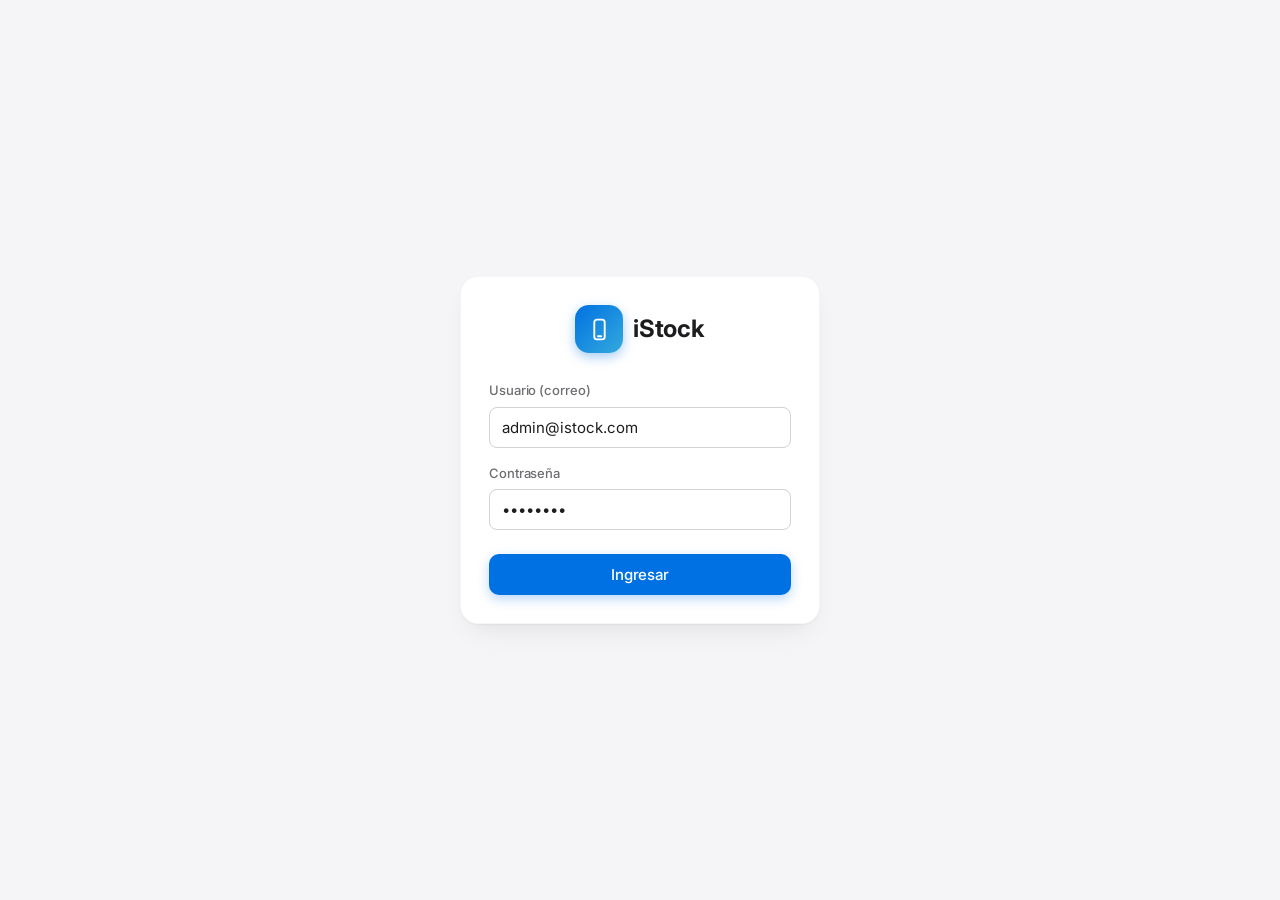
<file: index.html>
<!DOCTYPE html>
<html lang="es">
<head>
  <meta charset="UTF-8" />
  <meta name="viewport" content="width=device-width, initial-scale=1.0" />
  <title>iStock — Ingresar</title>
  <link rel="preconnect" href="https://fonts.googleapis.com" />
  <link rel="preconnect" href="https://fonts.gstatic.com" crossorigin />
  <link href="https://fonts.googleapis.com/css2?family=Inter:wght@400;500;600;700&display=swap" rel="stylesheet" />
  <link rel="stylesheet" href="css/styles.css" />
</head>
<body>
  <div class="login-screen">
    <div class="card login-card">
      <div class="brand login-brand">
        <div class="brand-icon">
          <svg viewBox="0 0 24 24" fill="none" stroke="#ffffff" stroke-width="1.8" stroke-linecap="round" stroke-linejoin="round">
            <rect x="7" y="2.5" width="10" height="19" rx="2.5" />
            <path d="M10.5 18.5h3" />
          </svg>
        </div>
        <span class="brand-name">iStock</span>
      </div>

      <form id="login-form">
        <div class="form-group">
          <label class="form-label" for="email">Usuario (correo)</label>
          <input class="form-input" type="email" id="email" name="email" value="admin@istock.com" placeholder="nombre@correo.com" required />
        </div>

        <div class="form-group">
          <label class="form-label" for="password">Contraseña</label>
          <input class="form-input" type="password" id="password" name="password" value="12345678" placeholder="••••••••" required />
        </div>

        <button type="submit" class="btn-primary" style="width: 100%; margin-top: 8px;">Ingresar</button>
      </form>
    </div>
  </div>

  <script src="js/login.js"></script>
</body>
</html>
</file>
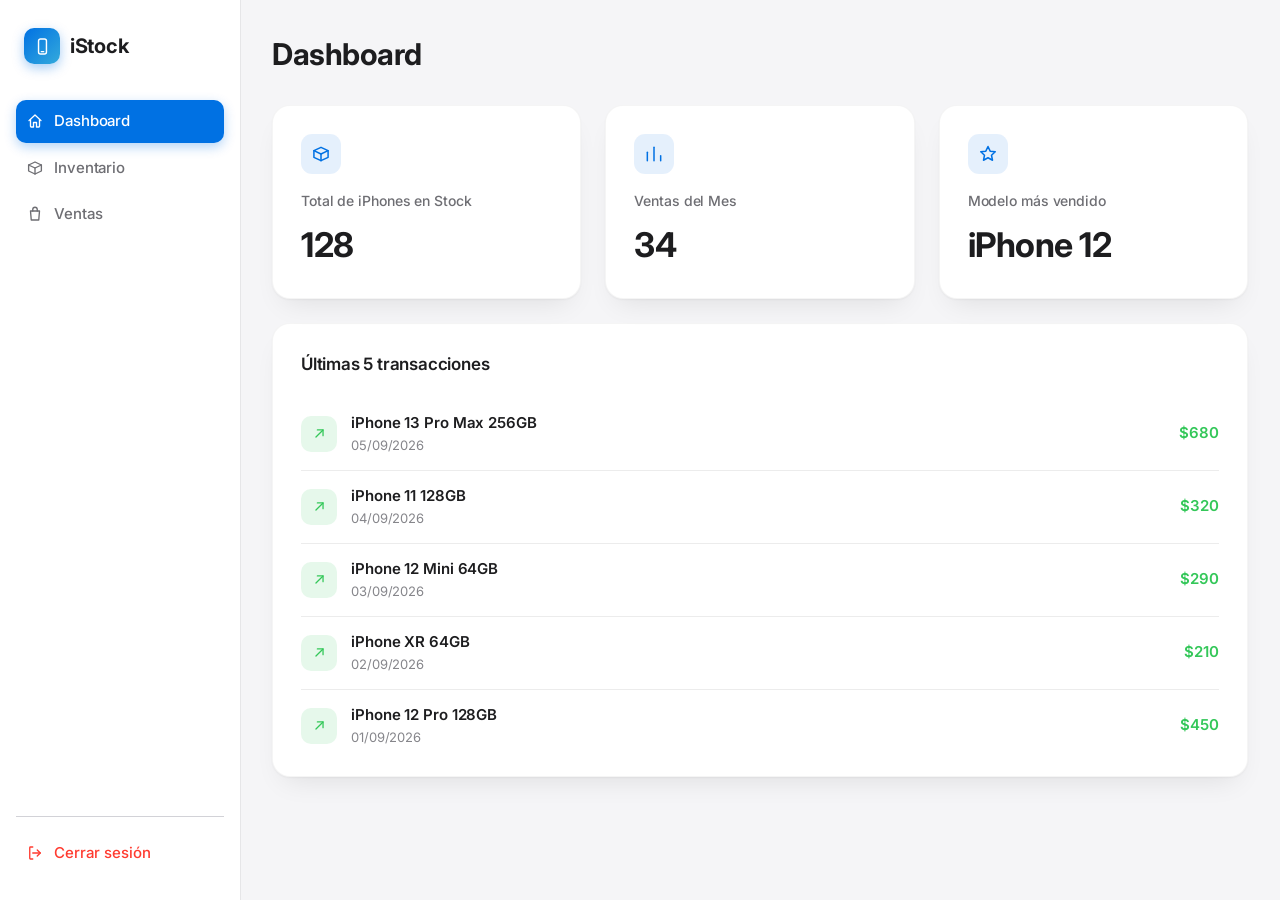
<file: dashboard.html>
<!DOCTYPE html>
<html lang="es">
<head>
  <meta charset="UTF-8" />
  <meta name="viewport" content="width=device-width, initial-scale=1.0" />
  <title>iStock — Dashboard</title>
  <link rel="preconnect" href="https://fonts.googleapis.com" />
  <link rel="preconnect" href="https://fonts.gstatic.com" crossorigin />
  <link href="https://fonts.googleapis.com/css2?family=Inter:wght@400;500;600;700&display=swap" rel="stylesheet" />
  <link rel="stylesheet" href="css/styles.css" />
</head>
<body>
  <aside class="sidebar">
    <div class="brand sidebar-brand">
      <div class="brand-icon">
        <svg viewBox="0 0 24 24" fill="none" stroke="#ffffff" stroke-width="1.8" stroke-linecap="round" stroke-linejoin="round">
          <rect x="7" y="2.5" width="10" height="19" rx="2.5" />
          <path d="M10.5 18.5h3" />
        </svg>
      </div>
      <span class="brand-name">iStock</span>
    </div>

    <nav class="sidebar-nav">
      <a href="dashboard.html" class="sidebar-link active">
        <svg viewBox="0 0 24 24" fill="none" stroke="currentColor" stroke-width="1.8" stroke-linecap="round" stroke-linejoin="round">
          <path d="M4 11.5 12 4l8 7.5" />
          <path d="M6 10v9a1 1 0 0 0 1 1h3v-6h4v6h3a1 1 0 0 0 1-1v-9" />
        </svg>
        Dashboard
      </a>
      <a href="inventario.html" class="sidebar-link">
        <svg viewBox="0 0 24 24" fill="none" stroke="currentColor" stroke-width="1.8" stroke-linecap="round" stroke-linejoin="round">
          <path d="M3.5 8 12 4l8.5 4-8.5 4-8.5-4Z" />
          <path d="M3.5 8v8L12 20l8.5-4V8" />
          <path d="M12 12v8" />
        </svg>
        Inventario
      </a>
      <a href="ventas.html" class="sidebar-link">
        <svg viewBox="0 0 24 24" fill="none" stroke="currentColor" stroke-width="1.8" stroke-linecap="round" stroke-linejoin="round">
          <path d="M6 8h12l-1 12H7L6 8Z" />
          <path d="M9 8V6a3 3 0 0 1 6 0v2" />
        </svg>
        Ventas
      </a>
    </nav>

    <div class="sidebar-footer">
      <button id="logout-btn" class="sidebar-logout">
        <svg viewBox="0 0 24 24" fill="none" stroke="currentColor" stroke-width="1.8" stroke-linecap="round" stroke-linejoin="round">
          <path d="M9 4H6a1 1 0 0 0-1 1v14a1 1 0 0 0 1 1h3" />
          <path d="M15 16l4-4-4-4" />
          <path d="M19 12H9" />
        </svg>
        Cerrar sesión
      </button>
    </div>
  </aside>

  <main class="main-content">
    <h1 class="page-title">Dashboard</h1>

    <section class="metrics-grid">
      <div class="card">
        <div class="metric-icon">
          <svg viewBox="0 0 24 24" fill="none" stroke="currentColor" stroke-width="1.8" stroke-linecap="round" stroke-linejoin="round">
            <path d="M3.5 8 12 4l8.5 4-8.5 4-8.5-4Z" />
            <path d="M3.5 8v8L12 20l8.5-4V8" />
            <path d="M12 12v8" />
          </svg>
        </div>
        <div class="metric-label">Total de iPhones en Stock</div>
        <div class="metric-value">128</div>
      </div>

      <div class="card">
        <div class="metric-icon">
          <svg viewBox="0 0 24 24" fill="none" stroke="currentColor" stroke-width="1.8" stroke-linecap="round" stroke-linejoin="round">
            <path d="M4 20V10" />
            <path d="M12 20V4" />
            <path d="M20 20v-6" />
          </svg>
        </div>
        <div class="metric-label">Ventas del Mes</div>
        <div class="metric-value">34</div>
      </div>

      <div class="card">
        <div class="metric-icon">
          <svg viewBox="0 0 24 24" fill="none" stroke="currentColor" stroke-width="1.8" stroke-linecap="round" stroke-linejoin="round">
            <path d="m12 3 2.6 5.6 6.1.7-4.5 4.2 1.2 6-5.4-3-5.4 3 1.2-6-4.5-4.2 6.1-.7L12 3Z" />
          </svg>
        </div>
        <div class="metric-label">Modelo más vendido</div>
        <div class="metric-value">iPhone 12</div>
      </div>
    </section>

    <section class="card">
      <div class="card-title">Últimas 5 transacciones</div>

      <ul class="transaction-list">
        <li>
          <div class="transaction-icon">
            <svg viewBox="0 0 24 24" fill="none" stroke="currentColor" stroke-width="1.8" stroke-linecap="round" stroke-linejoin="round">
              <path d="M7 17 17 7" />
              <path d="M9 7h8v8" />
            </svg>
          </div>
          <div class="transaction-info">
            <span class="transaction-model">iPhone 13 Pro Max 256GB</span>
            <span class="transaction-date">05/09/2026</span>
          </div>
          <span class="transaction-amount">$680</span>
        </li>
        <li>
          <div class="transaction-icon">
            <svg viewBox="0 0 24 24" fill="none" stroke="currentColor" stroke-width="1.8" stroke-linecap="round" stroke-linejoin="round">
              <path d="M7 17 17 7" />
              <path d="M9 7h8v8" />
            </svg>
          </div>
          <div class="transaction-info">
            <span class="transaction-model">iPhone 11 128GB</span>
            <span class="transaction-date">04/09/2026</span>
          </div>
          <span class="transaction-amount">$320</span>
        </li>
        <li>
          <div class="transaction-icon">
            <svg viewBox="0 0 24 24" fill="none" stroke="currentColor" stroke-width="1.8" stroke-linecap="round" stroke-linejoin="round">
              <path d="M7 17 17 7" />
              <path d="M9 7h8v8" />
            </svg>
          </div>
          <div class="transaction-info">
            <span class="transaction-model">iPhone 12 Mini 64GB</span>
            <span class="transaction-date">03/09/2026</span>
          </div>
          <span class="transaction-amount">$290</span>
        </li>
        <li>
          <div class="transaction-icon">
            <svg viewBox="0 0 24 24" fill="none" stroke="currentColor" stroke-width="1.8" stroke-linecap="round" stroke-linejoin="round">
              <path d="M7 17 17 7" />
              <path d="M9 7h8v8" />
            </svg>
          </div>
          <div class="transaction-info">
            <span class="transaction-model">iPhone XR 64GB</span>
            <span class="transaction-date">02/09/2026</span>
          </div>
          <span class="transaction-amount">$210</span>
        </li>
        <li>
          <div class="transaction-icon">
            <svg viewBox="0 0 24 24" fill="none" stroke="currentColor" stroke-width="1.8" stroke-linecap="round" stroke-linejoin="round">
              <path d="M7 17 17 7" />
              <path d="M9 7h8v8" />
            </svg>
          </div>
          <div class="transaction-info">
            <span class="transaction-model">iPhone 12 Pro 128GB</span>
            <span class="transaction-date">01/09/2026</span>
          </div>
          <span class="transaction-amount">$450</span>
        </li>
      </ul>
    </section>
  </main>

  <script src="js/dashboard.js"></script>
</body>
</html>
</file>
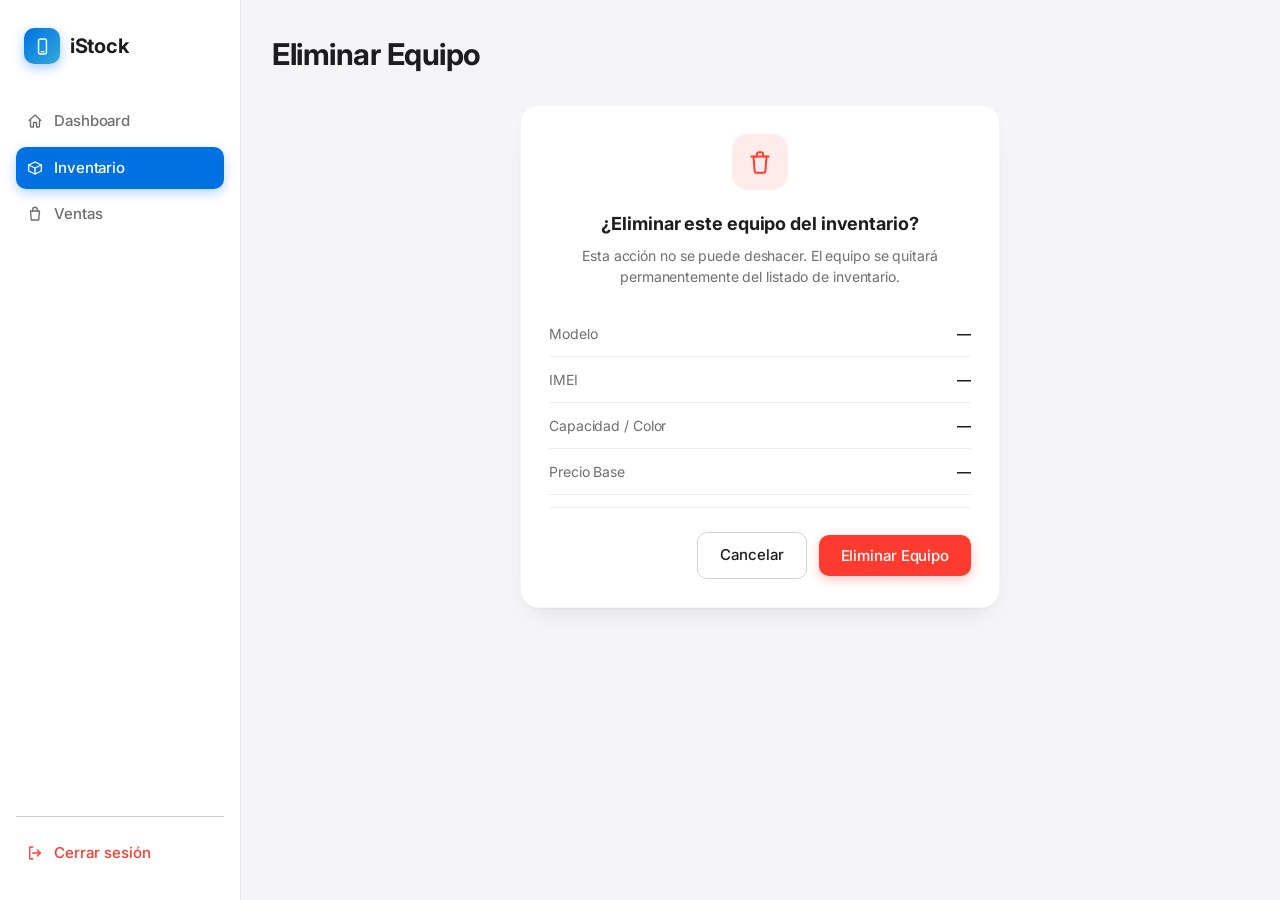
<file: eliminar-dispositivo-inventario.html>
<!DOCTYPE html>
<html lang="es">
<head>
  <meta charset="UTF-8" />
  <meta name="viewport" content="width=device-width, initial-scale=1.0" />
  <title>iStock — Eliminar Equipo</title>
  <link rel="preconnect" href="https://fonts.googleapis.com" />
  <link rel="preconnect" href="https://fonts.gstatic.com" crossorigin />
  <link href="https://fonts.googleapis.com/css2?family=Inter:wght@400;500;600;700&display=swap" rel="stylesheet" />
  <link rel="stylesheet" href="css/styles.css" />
</head>
<body>
  <aside class="sidebar">
    <div class="brand sidebar-brand">
      <div class="brand-icon">
        <svg viewBox="0 0 24 24" fill="none" stroke="#ffffff" stroke-width="1.8" stroke-linecap="round" stroke-linejoin="round">
          <rect x="7" y="2.5" width="10" height="19" rx="2.5" />
          <path d="M10.5 18.5h3" />
        </svg>
      </div>
      <span class="brand-name">iStock</span>
    </div>

    <nav class="sidebar-nav">
      <a href="dashboard.html" class="sidebar-link">
        <svg viewBox="0 0 24 24" fill="none" stroke="currentColor" stroke-width="1.8" stroke-linecap="round" stroke-linejoin="round">
          <path d="M4 11.5 12 4l8 7.5" />
          <path d="M6 10v9a1 1 0 0 0 1 1h3v-6h4v6h3a1 1 0 0 0 1-1v-9" />
        </svg>
        Dashboard
      </a>
      <a href="inventario.html" class="sidebar-link active">
        <svg viewBox="0 0 24 24" fill="none" stroke="currentColor" stroke-width="1.8" stroke-linecap="round" stroke-linejoin="round">
          <path d="M3.5 8 12 4l8.5 4-8.5 4-8.5-4Z" />
          <path d="M3.5 8v8L12 20l8.5-4V8" />
          <path d="M12 12v8" />
        </svg>
        Inventario
      </a>
      <a href="ventas.html" class="sidebar-link">
        <svg viewBox="0 0 24 24" fill="none" stroke="currentColor" stroke-width="1.8" stroke-linecap="round" stroke-linejoin="round">
          <path d="M6 8h12l-1 12H7L6 8Z" />
          <path d="M9 8V6a3 3 0 0 1 6 0v2" />
        </svg>
        Ventas
      </a>
    </nav>

    <div class="sidebar-footer">
      <button id="logout-btn" class="sidebar-logout">
        <svg viewBox="0 0 24 24" fill="none" stroke="currentColor" stroke-width="1.8" stroke-linecap="round" stroke-linejoin="round">
          <path d="M9 4H6a1 1 0 0 0-1 1v14a1 1 0 0 0 1 1h3" />
          <path d="M15 16l4-4-4-4" />
          <path d="M19 12H9" />
        </svg>
        Cerrar sesión
      </button>
    </div>
  </aside>

  <main class="main-content">
    <h1 class="page-title">Eliminar Equipo</h1>

    <section class="card confirm-card">
      <div class="alert-icon">
        <svg viewBox="0 0 24 24" fill="none" stroke="currentColor" stroke-width="1.8" stroke-linecap="round" stroke-linejoin="round">
          <path d="M4 7h16" />
          <path d="M9 7V5a2 2 0 0 1 2-2h2a2 2 0 0 1 2 2v2" />
          <path d="M6 7l1 13a2 2 0 0 0 2 2h6a2 2 0 0 0 2-2l1-13" />
        </svg>
      </div>

      <div class="confirm-title">¿Eliminar este equipo del inventario?</div>
      <div class="confirm-text">Esta acción no se puede deshacer. El equipo se quitará permanentemente del listado de inventario.</div>

      <div class="summary-row">
        <span class="summary-label">Modelo</span>
        <span class="summary-value" id="summary-modelo">—</span>
      </div>
      <div class="summary-row">
        <span class="summary-label">IMEI</span>
        <span class="summary-value" id="summary-imei">—</span>
      </div>
      <div class="summary-row">
        <span class="summary-label">Capacidad / Color</span>
        <span class="summary-value" id="summary-detalle">—</span>
      </div>
      <div class="summary-row">
        <span class="summary-label">Precio Base</span>
        <span class="summary-value" id="summary-precio">—</span>
      </div>

      <div class="form-actions">
        <a href="inventario.html" class="btn-secondary">Cancelar</a>
        <button type="button" id="confirm-delete-btn" class="btn-danger">Eliminar Equipo</button>
      </div>
    </section>
  </main>

  <script src="js/eliminar-dispositivo-inventario.js"></script>
</body>
</html>
</file>
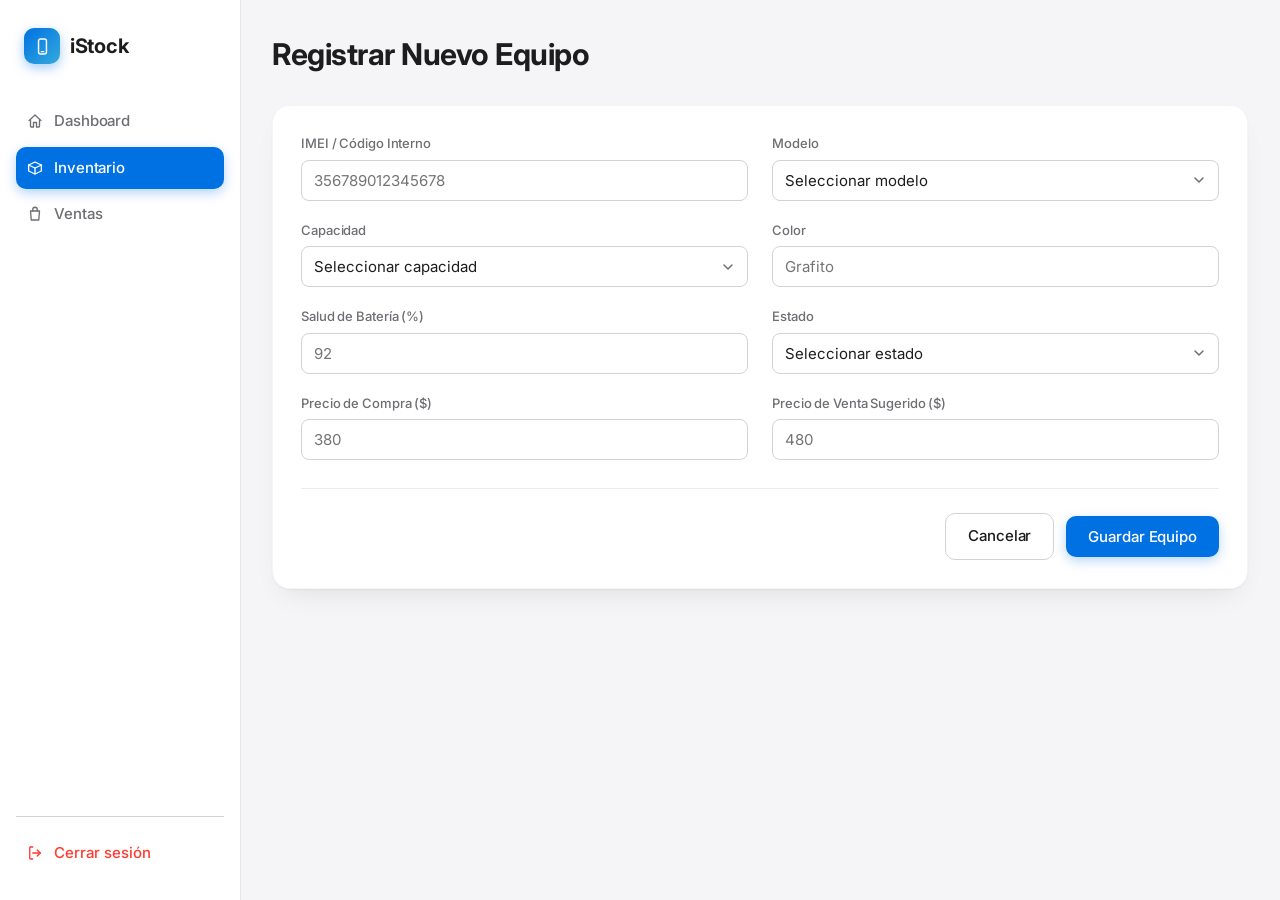
<file: inventario-form.html>
<!DOCTYPE html>
<html lang="es">
<head>
  <meta charset="UTF-8" />
  <meta name="viewport" content="width=device-width, initial-scale=1.0" />
  <title>iStock — Registrar Equipo</title>
  <link rel="preconnect" href="https://fonts.googleapis.com" />
  <link rel="preconnect" href="https://fonts.gstatic.com" crossorigin />
  <link href="https://fonts.googleapis.com/css2?family=Inter:wght@400;500;600;700&display=swap" rel="stylesheet" />
  <link rel="stylesheet" href="css/styles.css" />
</head>
<body>
  <aside class="sidebar">
    <div class="brand sidebar-brand">
      <div class="brand-icon">
        <svg viewBox="0 0 24 24" fill="none" stroke="#ffffff" stroke-width="1.8" stroke-linecap="round" stroke-linejoin="round">
          <rect x="7" y="2.5" width="10" height="19" rx="2.5" />
          <path d="M10.5 18.5h3" />
        </svg>
      </div>
      <span class="brand-name">iStock</span>
    </div>

    <nav class="sidebar-nav">
      <a href="dashboard.html" class="sidebar-link">
        <svg viewBox="0 0 24 24" fill="none" stroke="currentColor" stroke-width="1.8" stroke-linecap="round" stroke-linejoin="round">
          <path d="M4 11.5 12 4l8 7.5" />
          <path d="M6 10v9a1 1 0 0 0 1 1h3v-6h4v6h3a1 1 0 0 0 1-1v-9" />
        </svg>
        Dashboard
      </a>
      <a href="inventario.html" class="sidebar-link active">
        <svg viewBox="0 0 24 24" fill="none" stroke="currentColor" stroke-width="1.8" stroke-linecap="round" stroke-linejoin="round">
          <path d="M3.5 8 12 4l8.5 4-8.5 4-8.5-4Z" />
          <path d="M3.5 8v8L12 20l8.5-4V8" />
          <path d="M12 12v8" />
        </svg>
        Inventario
      </a>
      <a href="ventas.html" class="sidebar-link">
        <svg viewBox="0 0 24 24" fill="none" stroke="currentColor" stroke-width="1.8" stroke-linecap="round" stroke-linejoin="round">
          <path d="M6 8h12l-1 12H7L6 8Z" />
          <path d="M9 8V6a3 3 0 0 1 6 0v2" />
        </svg>
        Ventas
      </a>
    </nav>

    <div class="sidebar-footer">
      <button id="logout-btn" class="sidebar-logout">
        <svg viewBox="0 0 24 24" fill="none" stroke="currentColor" stroke-width="1.8" stroke-linecap="round" stroke-linejoin="round">
          <path d="M9 4H6a1 1 0 0 0-1 1v14a1 1 0 0 0 1 1h3" />
          <path d="M15 16l4-4-4-4" />
          <path d="M19 12H9" />
        </svg>
        Cerrar sesión
      </button>
    </div>
  </aside>

  <main class="main-content">
    <h1 class="page-title" id="form-title">Registrar Nuevo Equipo</h1>

    <section class="card">
      <form id="equipo-form">
        <div class="form-grid">
          <div class="form-group">
            <label class="form-label" for="imei">IMEI / Código Interno</label>
            <input class="form-input" type="text" id="imei" name="imei" placeholder="356789012345678" required />
          </div>

          <div class="form-group">
            <label class="form-label" for="modelo">Modelo</label>
            <select class="form-input" id="modelo" name="modelo" required>
              <option value="">Seleccionar modelo</option>
              <optgroup label="iPhone 11">
                <option>iPhone 11</option>
                <option>iPhone 11 Pro</option>
                <option>iPhone 11 Pro Max</option>
              </optgroup>
              <optgroup label="iPhone 12">
                <option>iPhone 12 Mini</option>
                <option>iPhone 12</option>
                <option>iPhone 12 Pro</option>
                <option>iPhone 12 Pro Max</option>
              </optgroup>
              <optgroup label="iPhone 13">
                <option>iPhone 13 Mini</option>
                <option>iPhone 13</option>
                <option>iPhone 13 Pro</option>
                <option>iPhone 13 Pro Max</option>
              </optgroup>
              <optgroup label="iPhone 14">
                <option>iPhone 14</option>
                <option>iPhone 14 Plus</option>
                <option>iPhone 14 Pro</option>
                <option>iPhone 14 Pro Max</option>
              </optgroup>
              <optgroup label="iPhone 15">
                <option>iPhone 15</option>
                <option>iPhone 15 Plus</option>
                <option>iPhone 15 Pro</option>
                <option>iPhone 15 Pro Max</option>
              </optgroup>
            </select>
          </div>

          <div class="form-group">
            <label class="form-label" for="capacidad">Capacidad</label>
            <select class="form-input" id="capacidad" name="capacidad" required>
              <option value="">Seleccionar capacidad</option>
              <option>64GB</option>
              <option>128GB</option>
              <option>256GB</option>
              <option>512GB</option>
              <option>1TB</option>
            </select>
          </div>

          <div class="form-group">
            <label class="form-label" for="color">Color</label>
            <input class="form-input" type="text" id="color" name="color" placeholder="Grafito" required />
          </div>

          <div class="form-group">
            <label class="form-label" for="bateria">Salud de Batería (%)</label>
            <input class="form-input" type="number" id="bateria" name="bateria" min="1" max="100" placeholder="92" required />
          </div>

          <div class="form-group">
            <label class="form-label" for="estado">Estado</label>
            <select class="form-input" id="estado" name="estado" required>
              <option value="">Seleccionar estado</option>
              <option>Disponible</option>
              <option>En Reparación</option>
            </select>
          </div>

          <div class="form-group">
            <label class="form-label" for="precio-compra">Precio de Compra ($)</label>
            <input class="form-input" type="number" id="precio-compra" name="precioCompra" min="0" step="0.01" placeholder="380" required />
          </div>

          <div class="form-group">
            <label class="form-label" for="precio-venta">Precio de Venta Sugerido ($)</label>
            <input class="form-input" type="number" id="precio-venta" name="precioVenta" min="0" step="0.01" placeholder="480" required />
          </div>
        </div>

        <div class="form-actions">
          <a href="inventario.html" class="btn-secondary">Cancelar</a>
          <button type="submit" class="btn-primary">Guardar Equipo</button>
        </div>
      </form>
    </section>
  </main>

  <script src="js/inventario-form.js"></script>
</body>
</html>
</file>
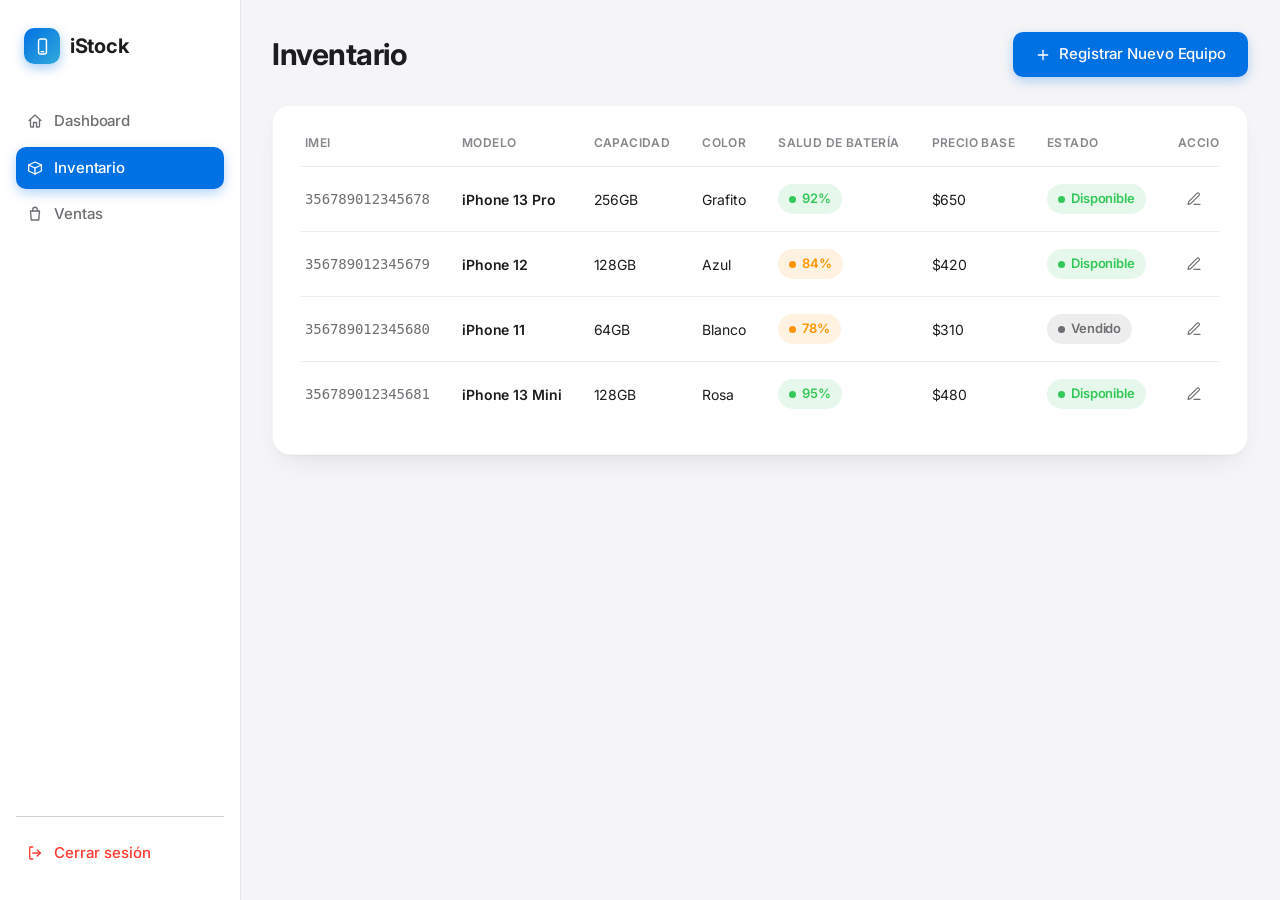
<file: inventario.html>
<!DOCTYPE html>
<html lang="es">
<head>
  <meta charset="UTF-8" />
  <meta name="viewport" content="width=device-width, initial-scale=1.0" />
  <title>iStock — Inventario</title>
  <link rel="preconnect" href="https://fonts.googleapis.com" />
  <link rel="preconnect" href="https://fonts.gstatic.com" crossorigin />
  <link href="https://fonts.googleapis.com/css2?family=Inter:wght@400;500;600;700&display=swap" rel="stylesheet" />
  <link rel="stylesheet" href="css/styles.css" />
</head>
<body>
  <aside class="sidebar">
    <div class="brand sidebar-brand">
      <div class="brand-icon">
        <svg viewBox="0 0 24 24" fill="none" stroke="#ffffff" stroke-width="1.8" stroke-linecap="round" stroke-linejoin="round">
          <rect x="7" y="2.5" width="10" height="19" rx="2.5" />
          <path d="M10.5 18.5h3" />
        </svg>
      </div>
      <span class="brand-name">iStock</span>
    </div>

    <nav class="sidebar-nav">
      <a href="dashboard.html" class="sidebar-link">
        <svg viewBox="0 0 24 24" fill="none" stroke="currentColor" stroke-width="1.8" stroke-linecap="round" stroke-linejoin="round">
          <path d="M4 11.5 12 4l8 7.5" />
          <path d="M6 10v9a1 1 0 0 0 1 1h3v-6h4v6h3a1 1 0 0 0 1-1v-9" />
        </svg>
        Dashboard
      </a>
      <a href="inventario.html" class="sidebar-link active">
        <svg viewBox="0 0 24 24" fill="none" stroke="currentColor" stroke-width="1.8" stroke-linecap="round" stroke-linejoin="round">
          <path d="M3.5 8 12 4l8.5 4-8.5 4-8.5-4Z" />
          <path d="M3.5 8v8L12 20l8.5-4V8" />
          <path d="M12 12v8" />
        </svg>
        Inventario
      </a>
      <a href="ventas.html" class="sidebar-link">
        <svg viewBox="0 0 24 24" fill="none" stroke="currentColor" stroke-width="1.8" stroke-linecap="round" stroke-linejoin="round">
          <path d="M6 8h12l-1 12H7L6 8Z" />
          <path d="M9 8V6a3 3 0 0 1 6 0v2" />
        </svg>
        Ventas
      </a>
    </nav>

    <div class="sidebar-footer">
      <button id="logout-btn" class="sidebar-logout">
        <svg viewBox="0 0 24 24" fill="none" stroke="currentColor" stroke-width="1.8" stroke-linecap="round" stroke-linejoin="round">
          <path d="M9 4H6a1 1 0 0 0-1 1v14a1 1 0 0 0 1 1h3" />
          <path d="M15 16l4-4-4-4" />
          <path d="M19 12H9" />
        </svg>
        Cerrar sesión
      </button>
    </div>
  </aside>

  <main class="main-content">
    <div class="page-header">
      <h1 class="page-title">Inventario</h1>
      <a href="inventario-form.html" class="btn-primary">
        <svg viewBox="0 0 24 24" fill="none" stroke="currentColor" stroke-width="2" stroke-linecap="round" stroke-linejoin="round" width="16" height="16">
          <path d="M12 5v14" />
          <path d="M5 12h14" />
        </svg>
        Registrar Nuevo Equipo
      </a>
    </div>

    <section class="card">
      <div class="table-wrapper">
        <table class="data-table">
          <thead>
            <tr>
              <th>IMEI</th>
              <th>Modelo</th>
              <th>Capacidad</th>
              <th>Color</th>
              <th>Salud de Batería</th>
              <th>Precio Base</th>
              <th>Estado</th>
              <th>Acciones</th>
            </tr>
          </thead>
          <tbody>
            <tr>
              <td class="cell-imei">356789012345678</td>
              <td class="cell-model">iPhone 13 Pro</td>
              <td>256GB</td>
              <td>Grafito</td>
              <td>
                <span class="badge badge-green"><span class="badge-dot"></span>92%</span>
              </td>
              <td>$650</td>
              <td>
                <span class="badge badge-green"><span class="badge-dot"></span>Disponible</span>
              </td>
              <td>
                <div class="table-actions">
                  <a href="inventario-form.html?id=356789012345678" class="btn-icon" title="Editar">
                    <svg viewBox="0 0 24 24" fill="none" stroke="currentColor" stroke-width="1.8" stroke-linecap="round" stroke-linejoin="round">
                      <path d="M12 20h9" />
                      <path d="M16.5 3.5a2.1 2.1 0 0 1 3 3L7 19l-4 1 1-4Z" />
                    </svg>
                  </a>
                  <a href="eliminar-dispositivo-inventario.html?id=356789012345678" class="btn-icon btn-icon-danger" title="Eliminar">
                    <svg viewBox="0 0 24 24" fill="none" stroke="currentColor" stroke-width="1.8" stroke-linecap="round" stroke-linejoin="round">
                      <path d="M4 7h16" />
                      <path d="M9 7V5a2 2 0 0 1 2-2h2a2 2 0 0 1 2 2v2" />
                      <path d="M6 7l1 13a2 2 0 0 0 2 2h6a2 2 0 0 0 2-2l1-13" />
                    </svg>
                  </a>
                </div>
              </td>
            </tr>
            <tr>
              <td class="cell-imei">356789012345679</td>
              <td class="cell-model">iPhone 12</td>
              <td>128GB</td>
              <td>Azul</td>
              <td>
                <span class="badge badge-orange"><span class="badge-dot"></span>84%</span>
              </td>
              <td>$420</td>
              <td>
                <span class="badge badge-green"><span class="badge-dot"></span>Disponible</span>
              </td>
              <td>
                <div class="table-actions">
                  <a href="inventario-form.html?id=356789012345679" class="btn-icon" title="Editar">
                    <svg viewBox="0 0 24 24" fill="none" stroke="currentColor" stroke-width="1.8" stroke-linecap="round" stroke-linejoin="round">
                      <path d="M12 20h9" />
                      <path d="M16.5 3.5a2.1 2.1 0 0 1 3 3L7 19l-4 1 1-4Z" />
                    </svg>
                  </a>
                  <a href="eliminar-dispositivo-inventario.html?id=356789012345679" class="btn-icon btn-icon-danger" title="Eliminar">
                    <svg viewBox="0 0 24 24" fill="none" stroke="currentColor" stroke-width="1.8" stroke-linecap="round" stroke-linejoin="round">
                      <path d="M4 7h16" />
                      <path d="M9 7V5a2 2 0 0 1 2-2h2a2 2 0 0 1 2 2v2" />
                      <path d="M6 7l1 13a2 2 0 0 0 2 2h6a2 2 0 0 0 2-2l1-13" />
                    </svg>
                  </a>
                </div>
              </td>
            </tr>
            <tr>
              <td class="cell-imei">356789012345680</td>
              <td class="cell-model">iPhone 11</td>
              <td>64GB</td>
              <td>Blanco</td>
              <td>
                <span class="badge badge-orange"><span class="badge-dot"></span>78%</span>
              </td>
              <td>$310</td>
              <td>
                <span class="badge badge-gray"><span class="badge-dot"></span>Vendido</span>
              </td>
              <td>
                <div class="table-actions">
                  <a href="inventario-form.html?id=356789012345680" class="btn-icon" title="Editar">
                    <svg viewBox="0 0 24 24" fill="none" stroke="currentColor" stroke-width="1.8" stroke-linecap="round" stroke-linejoin="round">
                      <path d="M12 20h9" />
                      <path d="M16.5 3.5a2.1 2.1 0 0 1 3 3L7 19l-4 1 1-4Z" />
                    </svg>
                  </a>
                  <a href="eliminar-dispositivo-inventario.html?id=356789012345680" class="btn-icon btn-icon-danger" title="Eliminar">
                    <svg viewBox="0 0 24 24" fill="none" stroke="currentColor" stroke-width="1.8" stroke-linecap="round" stroke-linejoin="round">
                      <path d="M4 7h16" />
                      <path d="M9 7V5a2 2 0 0 1 2-2h2a2 2 0 0 1 2 2v2" />
                      <path d="M6 7l1 13a2 2 0 0 0 2 2h6a2 2 0 0 0 2-2l1-13" />
                    </svg>
                  </a>
                </div>
              </td>
            </tr>
            <tr>
              <td class="cell-imei">356789012345681</td>
              <td class="cell-model">iPhone 13 Mini</td>
              <td>128GB</td>
              <td>Rosa</td>
              <td>
                <span class="badge badge-green"><span class="badge-dot"></span>95%</span>
              </td>
              <td>$480</td>
              <td>
                <span class="badge badge-green"><span class="badge-dot"></span>Disponible</span>
              </td>
              <td>
                <div class="table-actions">
                  <a href="inventario-form.html?id=356789012345681" class="btn-icon" title="Editar">
                    <svg viewBox="0 0 24 24" fill="none" stroke="currentColor" stroke-width="1.8" stroke-linecap="round" stroke-linejoin="round">
                      <path d="M12 20h9" />
                      <path d="M16.5 3.5a2.1 2.1 0 0 1 3 3L7 19l-4 1 1-4Z" />
                    </svg>
                  </a>
                  <a href="eliminar-dispositivo-inventario.html?id=356789012345681" class="btn-icon btn-icon-danger" title="Eliminar">
                    <svg viewBox="0 0 24 24" fill="none" stroke="currentColor" stroke-width="1.8" stroke-linecap="round" stroke-linejoin="round">
                      <path d="M4 7h16" />
                      <path d="M9 7V5a2 2 0 0 1 2-2h2a2 2 0 0 1 2 2v2" />
                      <path d="M6 7l1 13a2 2 0 0 0 2 2h6a2 2 0 0 0 2-2l1-13" />
                    </svg>
                  </a>
                </div>
              </td>
            </tr>
          </tbody>
        </table>
      </div>
    </section>
  </main>

  <script src="js/inventario.js"></script>
</body>
</html>
</file>
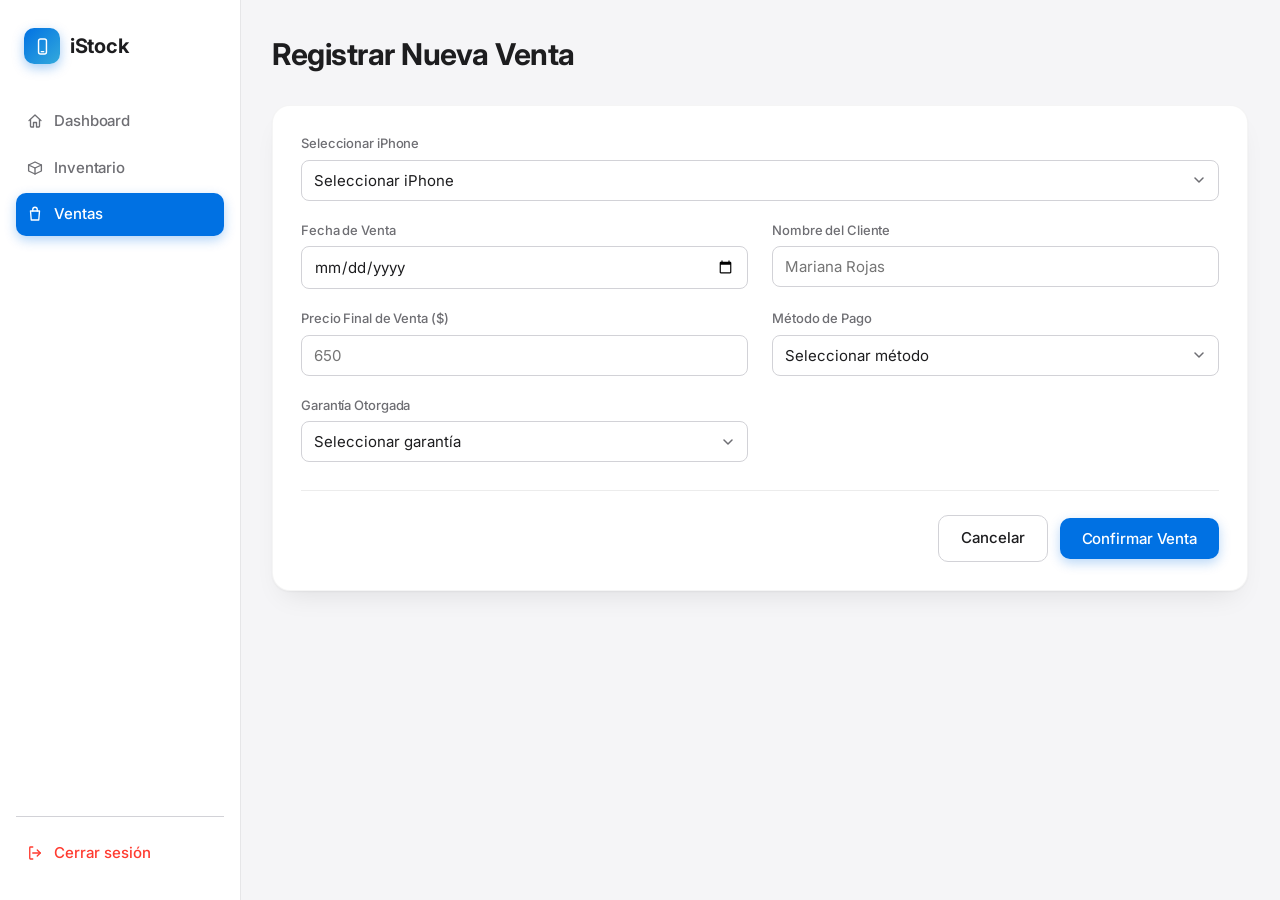
<file: ventas-form.html>
<!DOCTYPE html>
<html lang="es">
<head>
  <meta charset="UTF-8" />
  <meta name="viewport" content="width=device-width, initial-scale=1.0" />
  <title>iStock — Registrar Venta</title>
  <link rel="preconnect" href="https://fonts.googleapis.com" />
  <link rel="preconnect" href="https://fonts.gstatic.com" crossorigin />
  <link href="https://fonts.googleapis.com/css2?family=Inter:wght@400;500;600;700&display=swap" rel="stylesheet" />
  <link rel="stylesheet" href="css/styles.css" />
</head>
<body>
  <aside class="sidebar">
    <div class="brand sidebar-brand">
      <div class="brand-icon">
        <svg viewBox="0 0 24 24" fill="none" stroke="#ffffff" stroke-width="1.8" stroke-linecap="round" stroke-linejoin="round">
          <rect x="7" y="2.5" width="10" height="19" rx="2.5" />
          <path d="M10.5 18.5h3" />
        </svg>
      </div>
      <span class="brand-name">iStock</span>
    </div>

    <nav class="sidebar-nav">
      <a href="dashboard.html" class="sidebar-link">
        <svg viewBox="0 0 24 24" fill="none" stroke="currentColor" stroke-width="1.8" stroke-linecap="round" stroke-linejoin="round">
          <path d="M4 11.5 12 4l8 7.5" />
          <path d="M6 10v9a1 1 0 0 0 1 1h3v-6h4v6h3a1 1 0 0 0 1-1v-9" />
        </svg>
        Dashboard
      </a>
      <a href="inventario.html" class="sidebar-link">
        <svg viewBox="0 0 24 24" fill="none" stroke="currentColor" stroke-width="1.8" stroke-linecap="round" stroke-linejoin="round">
          <path d="M3.5 8 12 4l8.5 4-8.5 4-8.5-4Z" />
          <path d="M3.5 8v8L12 20l8.5-4V8" />
          <path d="M12 12v8" />
        </svg>
        Inventario
      </a>
      <a href="ventas.html" class="sidebar-link active">
        <svg viewBox="0 0 24 24" fill="none" stroke="currentColor" stroke-width="1.8" stroke-linecap="round" stroke-linejoin="round">
          <path d="M6 8h12l-1 12H7L6 8Z" />
          <path d="M9 8V6a3 3 0 0 1 6 0v2" />
        </svg>
        Ventas
      </a>
    </nav>

    <div class="sidebar-footer">
      <button id="logout-btn" class="sidebar-logout">
        <svg viewBox="0 0 24 24" fill="none" stroke="currentColor" stroke-width="1.8" stroke-linecap="round" stroke-linejoin="round">
          <path d="M9 4H6a1 1 0 0 0-1 1v14a1 1 0 0 0 1 1h3" />
          <path d="M15 16l4-4-4-4" />
          <path d="M19 12H9" />
        </svg>
        Cerrar sesión
      </button>
    </div>
  </aside>

  <main class="main-content">
    <h1 class="page-title" id="form-title">Registrar Nueva Venta</h1>

    <section class="card">
      <form id="venta-form">
        <div class="form-grid">
          <div class="form-group form-group-full">
            <label class="form-label" for="iphone">Seleccionar iPhone</label>
            <select class="form-input" id="iphone" name="iphone" required>
              <option value="">Seleccionar iPhone</option>
            </select>
          </div>

          <div class="form-group">
            <label class="form-label" for="fecha">Fecha de Venta</label>
            <input class="form-input" type="date" id="fecha" name="fecha" required />
          </div>

          <div class="form-group">
            <label class="form-label" for="cliente">Nombre del Cliente</label>
            <input class="form-input" type="text" id="cliente" name="cliente" placeholder="Mariana Rojas" required />
          </div>

          <div class="form-group">
            <label class="form-label" for="precio">Precio Final de Venta ($)</label>
            <input class="form-input" type="number" id="precio" name="precio" min="0" step="0.01" placeholder="650" required />
          </div>

          <div class="form-group">
            <label class="form-label" for="metodo-pago">Método de Pago</label>
            <select class="form-input" id="metodo-pago" name="metodoPago" required>
              <option value="">Seleccionar método</option>
              <option>Efectivo</option>
              <option>QR</option>
            </select>
          </div>

          <div class="form-group">
            <label class="form-label" for="garantia">Garantía Otorgada</label>
            <select class="form-input" id="garantia" name="garantia" required>
              <option value="">Seleccionar garantía</option>
              <option>Sin garantía</option>
              <option>1 mes</option>
              <option>3 meses</option>
            </select>
          </div>
        </div>

        <div class="form-actions">
          <a href="ventas.html" class="btn-secondary">Cancelar</a>
          <button type="submit" class="btn-primary">Confirmar Venta</button>
        </div>
      </form>
    </section>
  </main>

  <script src="js/ventas-form.js"></script>
</body>
</html>
</file>
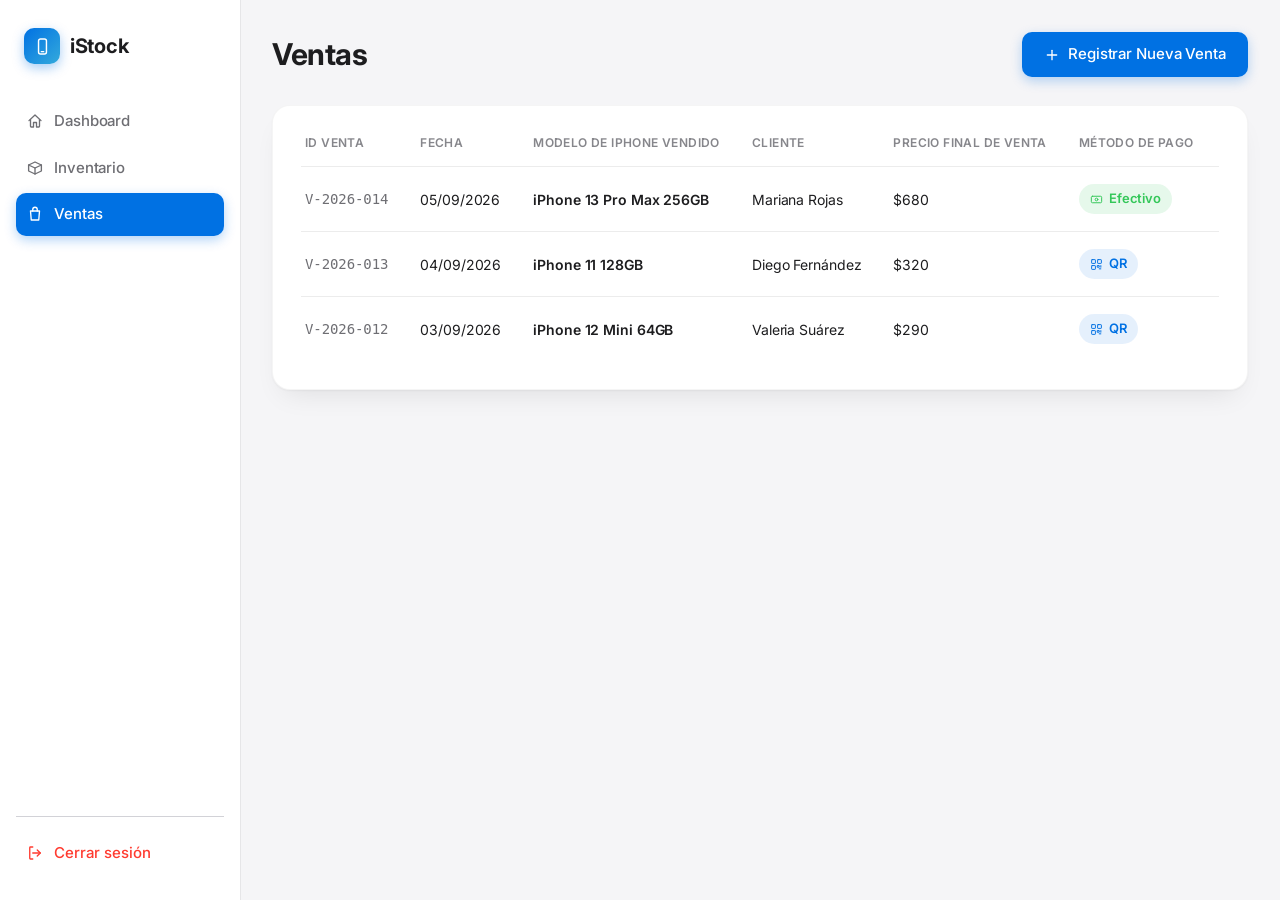
<file: ventas.html>
<!DOCTYPE html>
<html lang="es">
<head>
  <meta charset="UTF-8" />
  <meta name="viewport" content="width=device-width, initial-scale=1.0" />
  <title>iStock — Ventas</title>
  <link rel="preconnect" href="https://fonts.googleapis.com" />
  <link rel="preconnect" href="https://fonts.gstatic.com" crossorigin />
  <link href="https://fonts.googleapis.com/css2?family=Inter:wght@400;500;600;700&display=swap" rel="stylesheet" />
  <link rel="stylesheet" href="css/styles.css" />
</head>
<body>
  <aside class="sidebar">
    <div class="brand sidebar-brand">
      <div class="brand-icon">
        <svg viewBox="0 0 24 24" fill="none" stroke="#ffffff" stroke-width="1.8" stroke-linecap="round" stroke-linejoin="round">
          <rect x="7" y="2.5" width="10" height="19" rx="2.5" />
          <path d="M10.5 18.5h3" />
        </svg>
      </div>
      <span class="brand-name">iStock</span>
    </div>

    <nav class="sidebar-nav">
      <a href="dashboard.html" class="sidebar-link">
        <svg viewBox="0 0 24 24" fill="none" stroke="currentColor" stroke-width="1.8" stroke-linecap="round" stroke-linejoin="round">
          <path d="M4 11.5 12 4l8 7.5" />
          <path d="M6 10v9a1 1 0 0 0 1 1h3v-6h4v6h3a1 1 0 0 0 1-1v-9" />
        </svg>
        Dashboard
      </a>
      <a href="inventario.html" class="sidebar-link">
        <svg viewBox="0 0 24 24" fill="none" stroke="currentColor" stroke-width="1.8" stroke-linecap="round" stroke-linejoin="round">
          <path d="M3.5 8 12 4l8.5 4-8.5 4-8.5-4Z" />
          <path d="M3.5 8v8L12 20l8.5-4V8" />
          <path d="M12 12v8" />
        </svg>
        Inventario
      </a>
      <a href="ventas.html" class="sidebar-link active">
        <svg viewBox="0 0 24 24" fill="none" stroke="currentColor" stroke-width="1.8" stroke-linecap="round" stroke-linejoin="round">
          <path d="M6 8h12l-1 12H7L6 8Z" />
          <path d="M9 8V6a3 3 0 0 1 6 0v2" />
        </svg>
        Ventas
      </a>
    </nav>

    <div class="sidebar-footer">
      <button id="logout-btn" class="sidebar-logout">
        <svg viewBox="0 0 24 24" fill="none" stroke="currentColor" stroke-width="1.8" stroke-linecap="round" stroke-linejoin="round">
          <path d="M9 4H6a1 1 0 0 0-1 1v14a1 1 0 0 0 1 1h3" />
          <path d="M15 16l4-4-4-4" />
          <path d="M19 12H9" />
        </svg>
        Cerrar sesión
      </button>
    </div>
  </aside>

  <main class="main-content">
    <div class="page-header">
      <h1 class="page-title">Ventas</h1>
      <a href="ventas-form.html" class="btn-primary">
        <svg viewBox="0 0 24 24" fill="none" stroke="currentColor" stroke-width="2" stroke-linecap="round" stroke-linejoin="round" width="16" height="16">
          <path d="M12 5v14" />
          <path d="M5 12h14" />
        </svg>
        Registrar Nueva Venta
      </a>
    </div>

    <section class="card">
      <div class="table-wrapper">
        <table class="data-table">
          <thead>
            <tr>
              <th>ID Venta</th>
              <th>Fecha</th>
              <th>Modelo de iPhone Vendido</th>
              <th>Cliente</th>
              <th>Precio Final de Venta</th>
              <th>Método de Pago</th>
              <th>Acciones</th>
            </tr>
          </thead>
          <tbody>
            <tr>
              <td class="cell-imei">V-2026-014</td>
              <td>05/09/2026</td>
              <td class="cell-model">iPhone 13 Pro Max 256GB</td>
              <td>Mariana Rojas</td>
              <td>$680</td>
              <td>
                <span class="badge badge-green">
                  <svg viewBox="0 0 24 24" fill="none" stroke="currentColor" stroke-width="1.8" stroke-linecap="round" stroke-linejoin="round">
                    <rect x="2.5" y="6" width="19" height="12" rx="2" />
                    <circle cx="12" cy="12" r="2.5" />
                  </svg>
                  Efectivo
                </span>
              </td>
              <td>
                <div class="table-actions">
                  <a href="ventas-form.html?id=V-2026-014" class="btn-icon" title="Editar">
                    <svg viewBox="0 0 24 24" fill="none" stroke="currentColor" stroke-width="1.8" stroke-linecap="round" stroke-linejoin="round">
                      <path d="M12 20h9" />
                      <path d="M16.5 3.5a2.1 2.1 0 0 1 3 3L7 19l-4 1 1-4Z" />
                    </svg>
                  </a>
                </div>
              </td>
            </tr>
            <tr>
              <td class="cell-imei">V-2026-013</td>
              <td>04/09/2026</td>
              <td class="cell-model">iPhone 11 128GB</td>
              <td>Diego Fernández</td>
              <td>$320</td>
              <td>
                <span class="badge badge-blue">
                  <svg viewBox="0 0 24 24" fill="none" stroke="currentColor" stroke-width="1.8" stroke-linecap="round" stroke-linejoin="round">
                    <rect x="3" y="3" width="7" height="7" rx="1" />
                    <rect x="14" y="3" width="7" height="7" rx="1" />
                    <rect x="3" y="14" width="7" height="7" rx="1" />
                    <path d="M14 14h3v3h-3z" />
                    <path d="M20 14v3" />
                    <path d="M17 20h3" />
                  </svg>
                  QR
                </span>
              </td>
              <td>
                <div class="table-actions">
                  <a href="ventas-form.html?id=V-2026-013" class="btn-icon" title="Editar">
                    <svg viewBox="0 0 24 24" fill="none" stroke="currentColor" stroke-width="1.8" stroke-linecap="round" stroke-linejoin="round">
                      <path d="M12 20h9" />
                      <path d="M16.5 3.5a2.1 2.1 0 0 1 3 3L7 19l-4 1 1-4Z" />
                    </svg>
                  </a>
                </div>
              </td>
            </tr>
            <tr>
              <td class="cell-imei">V-2026-012</td>
              <td>03/09/2026</td>
              <td class="cell-model">iPhone 12 Mini 64GB</td>
              <td>Valeria Suárez</td>
              <td>$290</td>
              <td>
                <span class="badge badge-blue">
                  <svg viewBox="0 0 24 24" fill="none" stroke="currentColor" stroke-width="1.8" stroke-linecap="round" stroke-linejoin="round">
                    <rect x="3" y="3" width="7" height="7" rx="1" />
                    <rect x="14" y="3" width="7" height="7" rx="1" />
                    <rect x="3" y="14" width="7" height="7" rx="1" />
                    <path d="M14 14h3v3h-3z" />
                    <path d="M20 14v3" />
                    <path d="M17 20h3" />
                  </svg>
                  QR
                </span>
              </td>
              <td>
                <div class="table-actions">
                  <a href="ventas-form.html?id=V-2026-012" class="btn-icon" title="Editar">
                    <svg viewBox="0 0 24 24" fill="none" stroke="currentColor" stroke-width="1.8" stroke-linecap="round" stroke-linejoin="round">
                      <path d="M12 20h9" />
                      <path d="M16.5 3.5a2.1 2.1 0 0 1 3 3L7 19l-4 1 1-4Z" />
                    </svg>
                  </a>
                </div>
              </td>
            </tr>
          </tbody>
        </table>
      </div>
    </section>
  </main>

  <script src="js/ventas.js"></script>
</body>
</html>
</file>
<file: css/styles.css>
/* Estilos base */
*,
*::before,
*::after {
  box-sizing: border-box;
  margin: 0;
  padding: 0;
}

html,
body {
  height: 100%;
}

body {
  font-family: "Inter", -apple-system, BlinkMacSystemFont, "Segoe UI", system-ui, sans-serif;
  background-color: #f5f5f7;
  color: #1d1d1f;
  font-size: 15px;
  line-height: 1.5;
  letter-spacing: -0.1px;
  -webkit-font-smoothing: antialiased;
}

a {
  color: inherit;
  text-decoration: none;
}

ul,
ol {
  list-style: none;
}

button,
input,
select,
textarea {
  font-family: inherit;
  font-size: inherit;
  color: inherit;
}

button {
  cursor: pointer;
  border: none;
  background: none;
}

img {
  max-width: 100%;
  display: block;
}

/* Estilos para tarjetas */

.card {
  background-color: #ffffff;
  border: 1px solid rgba(0, 0, 0, 0.04);
  border-radius: 18px;
  box-shadow: 0 1px 2px rgba(0, 0, 0, 0.04), 0 14px 28px -12px rgba(0, 0, 0, 0.1);
  padding: 28px;
}

.card-title {
  font-size: 17px;
  font-weight: 600;
  letter-spacing: -0.2px;
  margin-bottom: 20px;
}

/* Estilos para botones */

.btn-primary,
.btn-secondary,
.btn-danger {
  display: inline-flex;
  align-items: center;
  justify-content: center;
  gap: 8px;
  padding: 11px 22px;
  border-radius: 10px;
  font-size: 15px;
  font-weight: 500;
  letter-spacing: -0.1px;
  transition: background-color 0.15s ease, box-shadow 0.15s ease, transform 0.15s ease, opacity 0.15s ease;
}

.btn-primary {
  background-color: #0071e3;
  color: #ffffff;
  box-shadow: 0 4px 12px rgba(0, 113, 227, 0.28);
}

.btn-primary:hover {
  background-color: #0077ed;
  box-shadow: 0 6px 16px rgba(0, 113, 227, 0.34);
  transform: translateY(-1px);
}

.btn-primary:active {
  background-color: #005bb5;
  box-shadow: 0 2px 8px rgba(0, 113, 227, 0.28);
  transform: translateY(0);
}

.btn-primary:disabled {
  opacity: 0.5;
  cursor: not-allowed;
}

.btn-secondary {
  background-color: #ffffff;
  color: #1d1d1f;
  border: 1px solid #d2d2d7;
}

.btn-secondary:hover {
  background-color: #f5f5f7;
  transform: translateY(-1px);
}

.btn-secondary:disabled {
  opacity: 0.5;
  cursor: not-allowed;
}

.btn-danger {
  background-color: #ff3b30;
  color: #ffffff;
  box-shadow: 0 4px 12px rgba(255, 59, 48, 0.28);
}

.btn-danger:hover {
  background-color: #ff2d20;
  box-shadow: 0 6px 16px rgba(255, 59, 48, 0.34);
  transform: translateY(-1px);
}

.btn-danger:active {
  background-color: #d92e24;
  box-shadow: 0 2px 8px rgba(255, 59, 48, 0.28);
  transform: translateY(0);
}

/* Estilos para la confirmación de eliminar equipo */

.confirm-card {
  max-width: 480px;
  margin: 0 auto;
}

.alert-icon {
  width: 56px;
  height: 56px;
  border-radius: 16px;
  background-color: rgba(255, 59, 48, 0.1);
  color: #ff3b30;
  display: flex;
  align-items: center;
  justify-content: center;
  margin: 0 auto 20px;
}

.alert-icon svg {
  width: 26px;
  height: 26px;
}

.confirm-title {
  font-size: 18px;
  font-weight: 700;
  text-align: center;
  margin-bottom: 8px;
}

.confirm-text {
  font-size: 14px;
  color: #6e6e73;
  text-align: center;
  line-height: 1.5;
  margin-bottom: 24px;
}

.summary-row {
  display: flex;
  align-items: center;
  justify-content: space-between;
  padding: 12px 0;
  border-bottom: 1px solid #ececec;
  font-size: 14px;
}

.summary-row:last-child {
  border-bottom: none;
}

.summary-label {
  color: #6e6e73;
}

.summary-value {
  font-weight: 600;
}

/* Estilos para formularios */

.form-group {
  display: flex;
  flex-direction: column;
  gap: 6px;
  margin-bottom: 16px;
}

.form-label {
  font-size: 13px;
  font-weight: 500;
  color: #6e6e73;
}

.form-input {
  padding: 10px 12px;
  border: 1px solid #d2d2d7;
  border-radius: 8px;
  background-color: #ffffff;
  outline: none;
  transition: border-color 0.15s ease;
}

.form-input:focus {
  border-color: #0071e3;
}

select.form-input {
  appearance: none;
  -webkit-appearance: none;
  background-image: url("data:image/svg+xml,%3Csvg xmlns='http://www.w3.org/2000/svg' width='10' height='6' viewBox='0 0 10 6'%3E%3Cpath d='M1 1l4 4 4-4' stroke='%236e6e73' stroke-width='1.5' fill='none' stroke-linecap='round' stroke-linejoin='round'/%3E%3C/svg%3E");
  background-repeat: no-repeat;
  background-position: right 14px center;
  padding-right: 36px;
  cursor: pointer;
}

.form-grid {
  display: grid;
  grid-template-columns: 1fr 1fr;
  gap: 4px 24px;
  margin-bottom: 12px;
}

.form-group-full {
  grid-column: 1 / -1;
}

.form-actions {
  display: flex;
  align-items: center;
  justify-content: flex-end;
  gap: 12px;
  margin-top: 12px;
  padding-top: 24px;
  border-top: 1px solid #ececec;
}

@media (max-width: 720px) {
  .form-grid {
    grid-template-columns: 1fr;
  }
}

/* Estilos para la pantalla de login */

.login-screen {
  min-height: 100vh;
  display: flex;
  align-items: center;
  justify-content: center;
  padding: 24px;
}

.login-card {
  width: 100%;
  max-width: 360px;
}

/* Estilos para la marca "iStock" (ícono + nombre) */

.brand {
  display: flex;
  align-items: center;
  gap: 10px;
}

.brand-icon {
  flex-shrink: 0;
  width: 36px;
  height: 36px;
  border-radius: 10px;
  background: linear-gradient(135deg, #0071e3, #34aadc);
  box-shadow: 0 4px 12px rgba(0, 113, 227, 0.35);
  display: flex;
  align-items: center;
  justify-content: center;
}

.brand-icon svg {
  width: 19px;
  height: 19px;
}

.brand-name {
  font-size: 20px;
  font-weight: 700;
  letter-spacing: -0.3px;
  color: #1d1d1f;
}

.login-brand {
  justify-content: center;
  margin-bottom: 28px;
}

.login-brand .brand-icon {
  width: 48px;
  height: 48px;
  border-radius: 14px;
}

.login-brand .brand-icon svg {
  width: 25px;
  height: 25px;
}

.login-brand .brand-name {
  font-size: 24px;
}

/* Estilos para menú */

.sidebar {
  position: fixed;
  top: 0;
  left: 0;
  width: 240px;
  height: 100vh;
  background-color: #ffffff;
  box-shadow: 1px 0 0 rgba(0, 0, 0, 0.06);
  display: flex;
  flex-direction: column;
  padding: 28px 16px;
}

.sidebar-brand {
  margin-bottom: 36px;
  padding: 0 8px;
}

.sidebar-nav {
  display: flex;
  flex-direction: column;
  gap: 4px;
  flex: 1;
}

.sidebar-link {
  display: flex;
  align-items: center;
  gap: 10px;
  padding: 10px 10px;
  border-radius: 10px;
  font-size: 15px;
  font-weight: 500;
  color: #6e6e73;
  transition: background-color 0.15s ease, color 0.15s ease;
}

.sidebar-link svg {
  width: 18px;
  height: 18px;
  flex-shrink: 0;
}

.sidebar-link:hover {
  background-color: #f5f5f7;
  color: #1d1d1f;
}

.sidebar-link.active {
  background-color: #0071e3;
  color: #ffffff;
  box-shadow: 0 4px 12px rgba(0, 113, 227, 0.3);
}

.sidebar-footer {
  padding-top: 16px;
  border-top: 1px solid #d2d2d7;
}

.sidebar-logout {
  display: flex;
  align-items: center;
  gap: 10px;
  width: 100%;
  padding: 10px 10px;
  border-radius: 10px;
  font-size: 15px;
  font-weight: 500;
  color: #ff3b30;
  transition: background-color 0.15s ease;
}

.sidebar-logout svg {
  width: 18px;
  height: 18px;
  flex-shrink: 0;
}

.sidebar-logout:hover {
  background-color: #f5f5f7;
}

/* Estilos para contenido */

.main-content {
  margin-left: 240px;
  padding: 32px;
}

.page-title {
  font-size: 30px;
  font-weight: 700;
  letter-spacing: -0.5px;
  margin-bottom: 28px;
}

.page-header {
  display: flex;
  align-items: center;
  justify-content: space-between;
  margin-bottom: 28px;
}

.page-header .page-title {
  margin-bottom: 0;
}

/* Estilos para tablas de datos */

.table-wrapper {
  overflow-x: auto;
}

.data-table {
  width: 100%;
  border-collapse: collapse;
}

.data-table th {
  text-align: left;
  font-size: 12px;
  font-weight: 600;
  text-transform: uppercase;
  letter-spacing: 0.4px;
  color: #86868b;
  padding: 0 16px 14px;
  border-bottom: 1px solid #ececec;
  white-space: nowrap;
}

.data-table th:first-child,
.data-table td:first-child {
  padding-left: 4px;
}

.data-table td {
  padding: 16px;
  border-bottom: 1px solid #ececec;
  font-size: 14px;
  white-space: nowrap;
}

.data-table tbody tr:last-child td {
  border-bottom: none;
}

.data-table tbody tr:hover {
  background-color: #fafafa;
}

.cell-imei {
  font-family: "SFMono-Regular", ui-monospace, Menlo, Consolas, monospace;
  font-size: 13px;
  color: #6e6e73;
}

.cell-model {
  font-weight: 600;
}

/* Estilos para badges de estado (batería, disponibilidad) */

.badge {
  display: inline-flex;
  align-items: center;
  gap: 6px;
  padding: 5px 11px;
  border-radius: 999px;
  font-size: 13px;
  font-weight: 600;
}

.badge-dot {
  width: 7px;
  height: 7px;
  border-radius: 50%;
  background-color: currentColor;
  flex-shrink: 0;
}

.badge svg {
  width: 13px;
  height: 13px;
  flex-shrink: 0;
}

.badge-green {
  background-color: rgba(52, 199, 89, 0.12);
  color: #34c759;
}

.badge-orange {
  background-color: rgba(255, 149, 0, 0.12);
  color: #ff9500;
}

.badge-gray {
  background-color: rgba(110, 110, 115, 0.12);
  color: #6e6e73;
}

.badge-blue {
  background-color: rgba(0, 113, 227, 0.1);
  color: #0071e3;
}

/* Estilos para acciones dentro de la tabla */

.table-actions {
  display: flex;
  align-items: center;
  gap: 6px;
}

.btn-icon {
  display: inline-flex;
  align-items: center;
  justify-content: center;
  width: 32px;
  height: 32px;
  border-radius: 8px;
  color: #6e6e73;
  transition: background-color 0.15s ease, color 0.15s ease;
}

.btn-icon svg {
  width: 16px;
  height: 16px;
}

.btn-icon:hover {
  background-color: #f5f5f7;
  color: #1d1d1f;
}

.btn-icon-danger:hover {
  background-color: rgba(255, 59, 48, 0.1);
  color: #ff3b30;
}

/* Estilos para las métricas del dashboard */

.metrics-grid {
  display: grid;
  grid-template-columns: repeat(3, 1fr);
  gap: 24px;
  margin-bottom: 24px;
}

.metric-icon {
  width: 40px;
  height: 40px;
  border-radius: 11px;
  background-color: rgba(0, 113, 227, 0.1);
  color: #0071e3;
  display: flex;
  align-items: center;
  justify-content: center;
  margin-bottom: 16px;
}

.metric-icon svg {
  width: 20px;
  height: 20px;
}

.metric-label {
  font-size: 14px;
  font-weight: 500;
  color: #6e6e73;
  margin-bottom: 8px;
}

.metric-value {
  font-size: 34px;
  font-weight: 700;
  letter-spacing: -0.5px;
  color: #1d1d1f;
}

/* Estilos para la lista de transacciones */

.transaction-list li {
  display: flex;
  align-items: center;
  gap: 14px;
  padding: 14px 0;
  border-bottom: 1px solid #ececec;
}

.transaction-list li:last-child {
  border-bottom: none;
  padding-bottom: 0;
}

.transaction-icon {
  flex-shrink: 0;
  width: 36px;
  height: 36px;
  border-radius: 10px;
  background-color: rgba(52, 199, 89, 0.12);
  color: #34c759;
  display: flex;
  align-items: center;
  justify-content: center;
}

.transaction-icon svg {
  width: 17px;
  height: 17px;
}

.transaction-info {
  flex: 1;
  display: flex;
  flex-direction: column;
  gap: 2px;
}

.transaction-model {
  font-size: 15px;
  font-weight: 600;
}

.transaction-date {
  font-size: 13px;
  color: #86868b;
}

.transaction-amount {
  font-size: 15px;
  font-weight: 600;
  color: #34c759;
}
</file>
